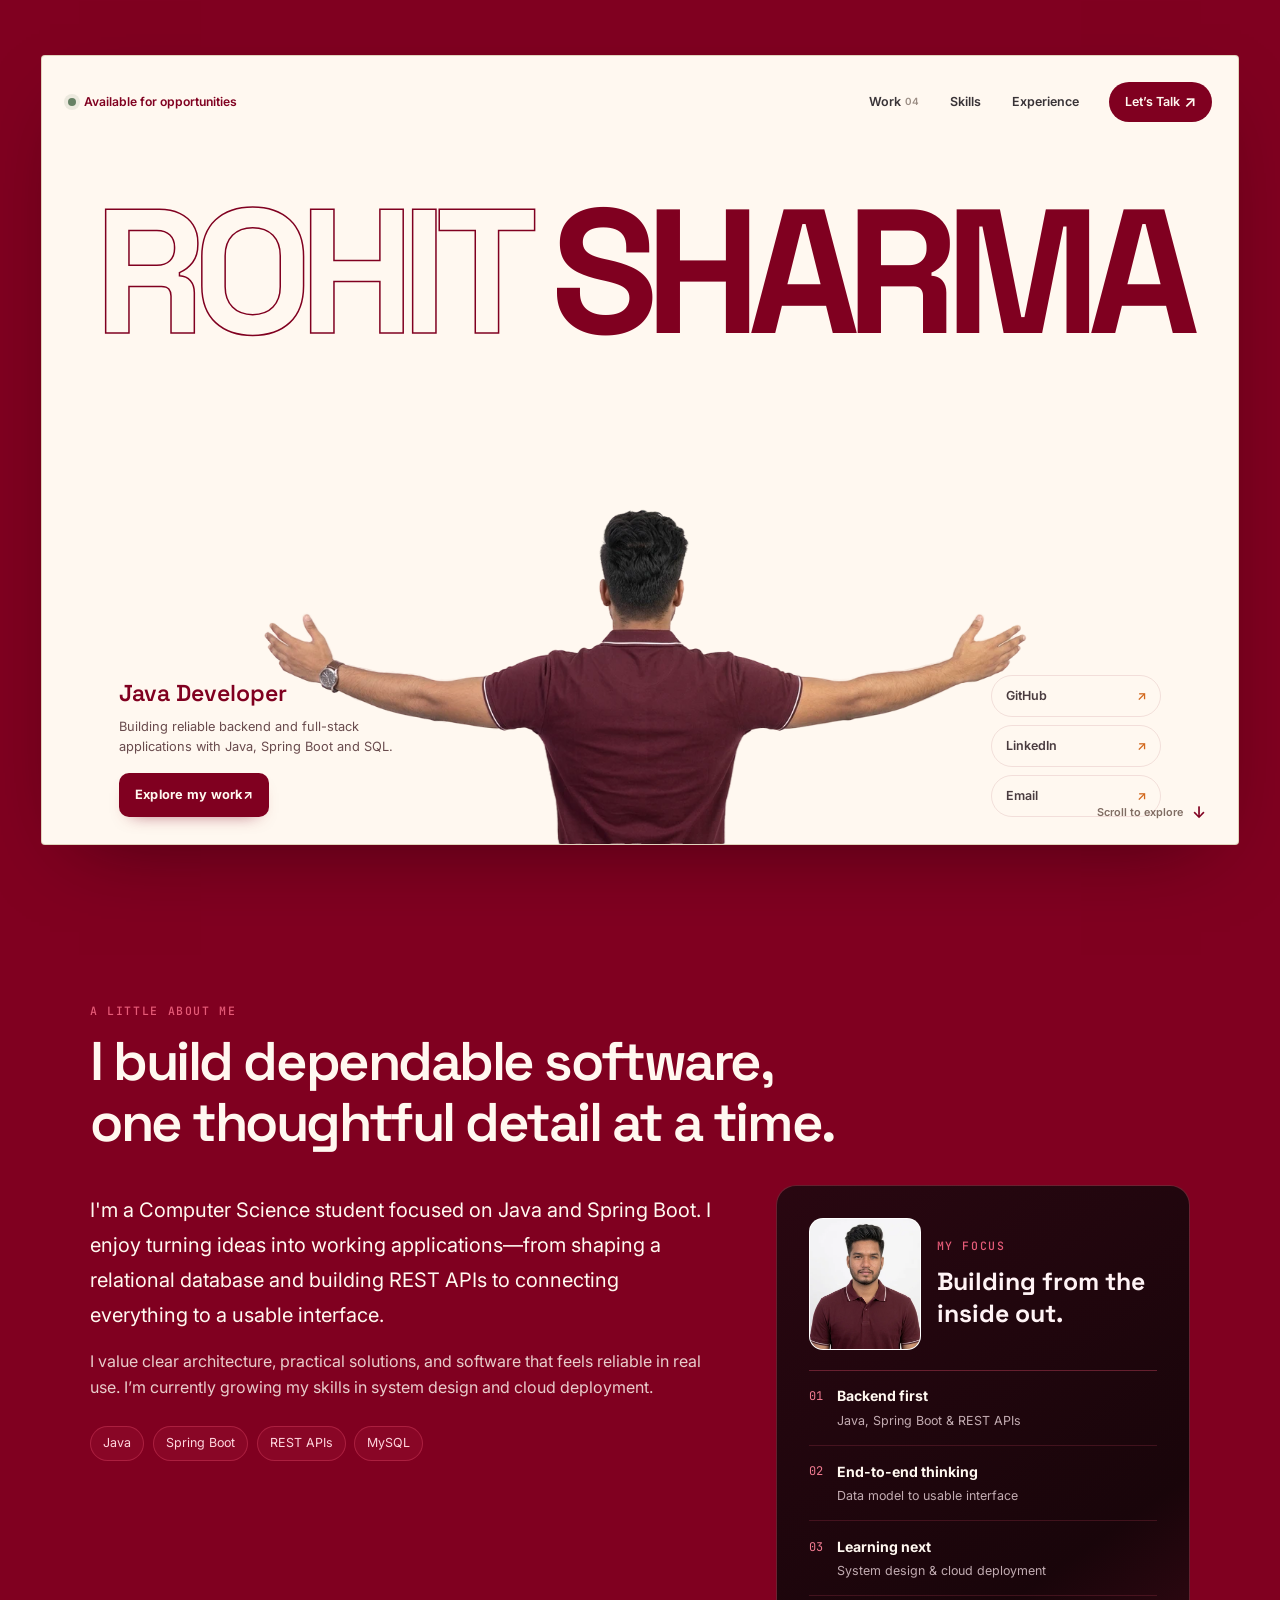
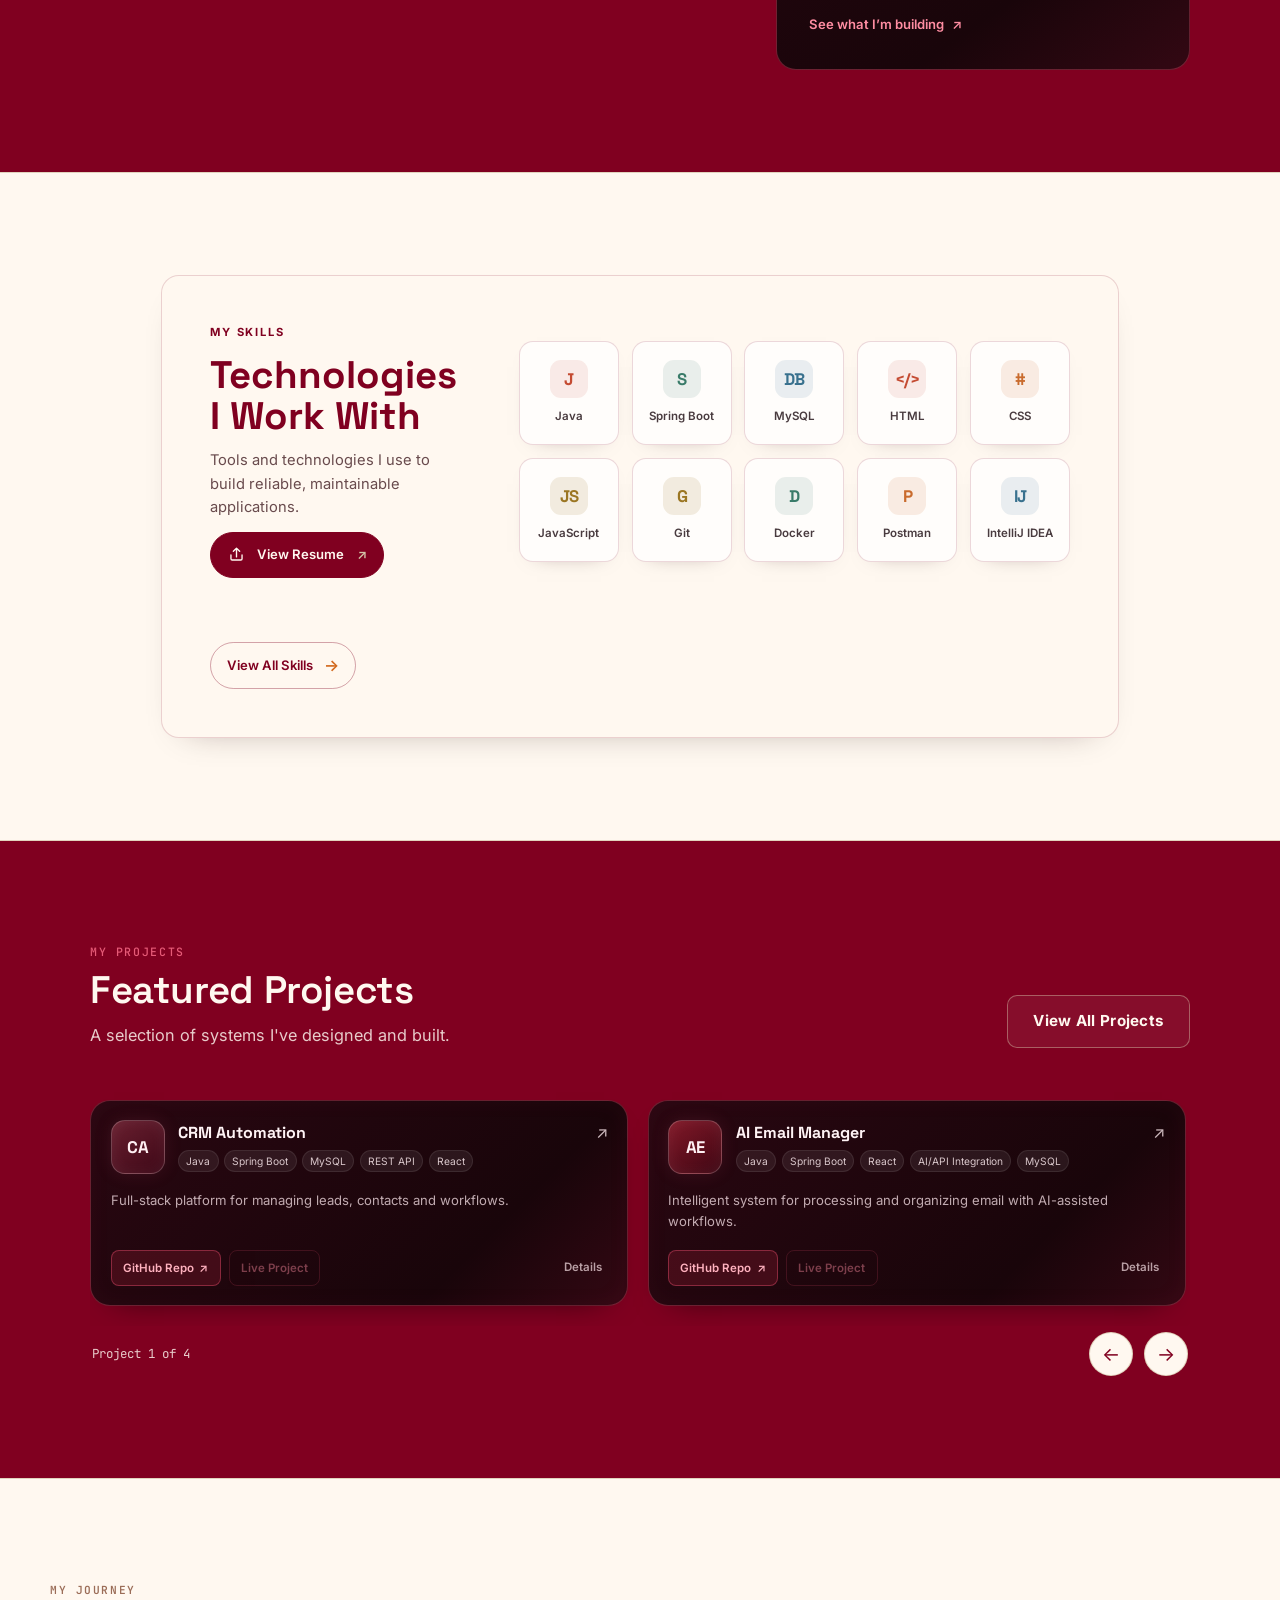
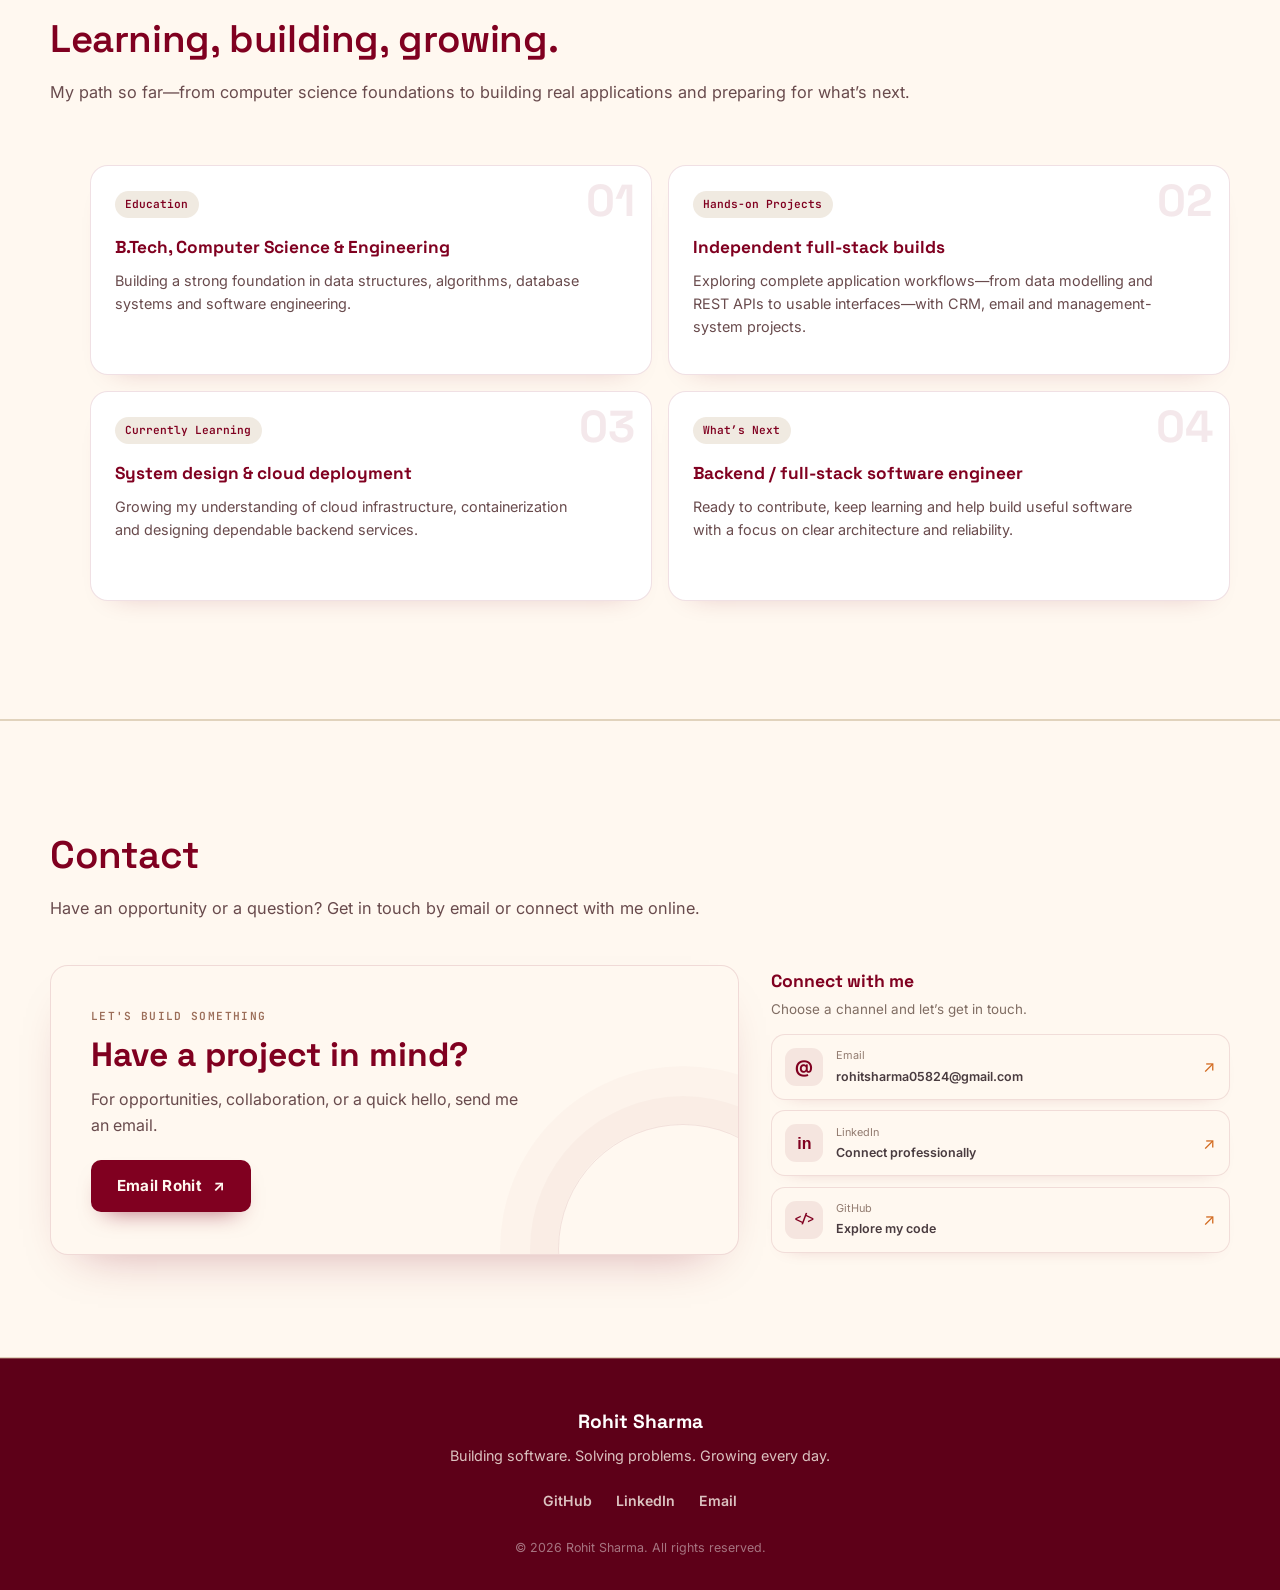
<file: index.html>
<!DOCTYPE html>
<html lang="en">
<head>
<meta charset="UTF-8">
<meta name="viewport" content="width=device-width, initial-scale=1.0">
<title>Rohit Sharma | Software Engineer &amp; Java Developer</title>
<meta name="description" content="Portfolio of Rohit Sharma, a Software Engineer and Java Developer building scalable applications with Java, Spring Boot, SQL and modern web technologies.">
<meta property="og:title" content="Rohit Sharma | Software Engineer & Java Developer">
<meta property="og:description" content="Building scalable, reliable and user-focused software with Java, Spring Boot, SQL and modern web technologies.">
<meta property="og:type" content="website">
<meta property="og:url" content="https://rohit-sharma-portfolio21.netlify.app/">
<meta property="og:image" content="https://rohit-sharma-portfolio21.netlify.app/images/social-preview.png">
<meta property="og:image:width" content="1200">
<meta property="og:image:height" content="630">
<meta name="twitter:card" content="summary_large_image">
<meta name="twitter:image" content="https://rohit-sharma-portfolio21.netlify.app/images/social-preview.png">
<link rel="icon" href="images/favicon.svg" type="image/svg+xml">
<link rel="preconnect" href="https://fonts.googleapis.com">
<link rel="preconnect" href="https://fonts.gstatic.com" crossorigin>
<link href="https://fonts.googleapis.com/css2?family=Space+Grotesk:wght@500;600;700&family=Inter:wght@400;500;600&family=JetBrains+Mono:wght@400;500&display=swap" rel="stylesheet">
<link rel="stylesheet" href="style.css?v=tablet-hero-fix-1">
</head>
<body>

<div class="scroll-progress" id="scrollProgress"></div>

<main id="main-content">

  <!-- HERO -->
  <section class="hero" id="home">
    <div class="hero-shell">
      <header class="nav" id="nav">
        <nav class="nav-inner" aria-label="Primary">
          <a href="#home" class="availability"><span class="availability-dot"></span>Available for opportunities</a>
          <button class="nav-toggle" id="navToggle" aria-expanded="false" aria-controls="navMenu" aria-label="Open menu">
            <span></span><span></span><span></span>
          </button>
          <ul class="nav-menu" id="navMenu">
            <li><a href="#projects" class="nav-link" data-link>Work <small>04</small></a></li>
            <li><a href="#skills" class="nav-link" data-link>Skills</a></li>
            <li><a href="#experience" class="nav-link" data-link>Experience</a></li>
            <li><a href="#contact" class="nav-link nav-cta" data-link>Let’s Talk <span aria-hidden="true">↗</span></a></li>
          </ul>
        </nav>
      </header>
      <div class="hero-stage">
        <h1 class="hero-title"><span>ROHIT</span><strong>SHARMA</strong></h1>
        <div class="hero-portrait-wrap">
          <img src="images/rohit-sharma-cutout.webp" alt="Portrait of Rohit Sharma" class="hero-portrait" width="1122" height="528" fetchpriority="high" decoding="async">
        </div>
        <div class="hero-intro">
          <p class="hero-role">Java Developer</p>
          <p class="hero-desc">Building reliable backend and full-stack applications with Java, Spring Boot and SQL.</p>
          <a href="#projects" class="btn btn-primary" data-link>Explore my work <span aria-hidden="true">↗</span></a>
        </div>
        <div class="hero-links" aria-label="Social profiles">
          <a href="https://github.com/RScode-ai" target="_blank" rel="noopener noreferrer">GitHub <span aria-hidden="true">↗</span></a>
          <a href="https://www.linkedin.com/in/rohit-sharma-java" target="_blank" rel="noopener noreferrer">LinkedIn <span aria-hidden="true">↗</span></a>
          <a href="mailto:rohitsharma05824@gmail.com">Email <span aria-hidden="true">↗</span></a>
        </div>
      </div>
      <a href="#about" class="hero-scroll" data-link>Scroll to explore <span aria-hidden="true">↓</span></a>
    </div>
  </section>

  <!-- ABOUT -->
  <section class="section" id="about">
    <div class="section-head about-section-head">
      <p class="about-eyebrow">A LITTLE ABOUT ME</p>
      <h2 class="section-title">I build dependable software, one thoughtful detail at a time.</h2>
    </div>
    <div class="about-grid">
      <div class="about-text reveal">
        <p class="about-lead">I'm a Computer Science student focused on Java and Spring Boot. I enjoy turning ideas into working applications—from shaping a relational database and building REST APIs to connecting everything to a usable interface.</p>
        <p>I value clear architecture, practical solutions, and software that feels reliable in real use. I’m currently growing my skills in system design and cloud deployment.</p>
        <div class="about-chips" aria-label="Areas of focus">
          <span>Java</span><span>Spring Boot</span><span>REST APIs</span><span>MySQL</span>
        </div>
      </div>
      <aside class="about-card reveal" aria-label="My development focus">
        <div class="about-card-profile">
          <img class="about-portrait" src="images/R3.webp" alt="Front-facing portrait of Rohit Sharma" width="512" height="512" loading="lazy" decoding="async">
          <div>
            <p class="about-card-eyebrow">MY FOCUS</p>
            <h3>Building from the inside out.</h3>
          </div>
        </div>
        <ul class="about-focus-list">
          <li><span class="about-focus-number">01</span><span><strong>Backend first</strong><small>Java, Spring Boot &amp; REST APIs</small></span></li>
          <li><span class="about-focus-number">02</span><span><strong>End-to-end thinking</strong><small>Data model to usable interface</small></span></li>
          <li><span class="about-focus-number">03</span><span><strong>Learning next</strong><small>System design &amp; cloud deployment</small></span></li>
        </ul>
        <a class="about-project-link" href="#projects" data-link>See what I’m building <span aria-hidden="true">↗</span></a>
      </aside>
    </div>
  </section>

  <!-- SKILLS -->
  <section class="section section-alt" id="skills">
    <div class="skills-showcase">
      <div class="skills-intro reveal">
        <p class="skills-eyebrow">MY SKILLS</p>
        <h2>Technologies I Work With</h2>
        <p>Tools and technologies I use to build reliable, maintainable applications.</p>
        <a class="resume-button" href="assets/resume/Rohit_Sharma_Resume_3.pdf" target="_blank" rel="noopener noreferrer">
          <svg aria-hidden="true" viewBox="0 0 24 24" focusable="false">
            <path d="M5 12.5v5A1.5 1.5 0 0 0 6.5 19h11a1.5 1.5 0 0 0 1.5-1.5v-5M12 15V4m0 0L8 8m4-4 4 4"/>
          </svg>
          View Resume
          <span aria-hidden="true">↗</span>
        </a>
      </div>
      <details class="skills-details">
        <summary>View All Skills <span aria-hidden="true">→</span></summary>
        <div class="skills-full-grid">
          <div class="skill-card">
            <h3>Programming</h3>
            <ul class="skill-tags"><li>Java</li><li>Python</li><li>JavaScript</li><li>SQL</li></ul>
          </div>
          <div class="skill-card">
            <h3>Backend</h3>
            <ul class="skill-tags"><li>Spring Boot</li><li>Spring Core</li><li>REST APIs</li><li>JDBC</li><li>JPA</li><li>Hibernate</li></ul>
          </div>
          <div class="skill-card">
            <h3>Database</h3>
            <ul class="skill-tags"><li>MySQL</li><li>PostgreSQL</li><li>Database Design</li></ul>
          </div>
          <div class="skill-card">
            <h3>Frontend</h3>
            <ul class="skill-tags"><li>HTML</li><li>CSS</li><li>JavaScript</li></ul>
          </div>
          <div class="skill-card">
            <h3>Tools</h3>
            <ul class="skill-tags"><li>Git</li><li>GitHub</li><li>IntelliJ IDEA</li><li>Postman</li><li>Docker</li></ul>
          </div>
          <div class="skill-card">
            <h3>Engineering</h3>
            <ul class="skill-tags"><li>OOP</li><li>Data Structures &amp; Algorithms</li><li>API Development</li><li>System Design</li></ul>
          </div>
        </div>
      </details>
      <div class="skills-logo-grid" aria-label="Featured technologies">
        <div class="skill-logo-card"><span class="tech-mark mark-java" aria-hidden="true">J</span><span>Java</span></div>
        <div class="skill-logo-card"><span class="tech-mark mark-spring" aria-hidden="true">S</span><span>Spring Boot</span></div>
        <div class="skill-logo-card"><span class="tech-mark mark-mysql" aria-hidden="true">DB</span><span>MySQL</span></div>
        <div class="skill-logo-card"><span class="tech-mark mark-html" aria-hidden="true">&lt;/&gt;</span><span>HTML</span></div>
        <div class="skill-logo-card"><span class="tech-mark mark-css" aria-hidden="true">#</span><span>CSS</span></div>
        <div class="skill-logo-card"><span class="tech-mark mark-js" aria-hidden="true">JS</span><span>JavaScript</span></div>
        <div class="skill-logo-card"><span class="tech-mark mark-git" aria-hidden="true">G</span><span>Git</span></div>
        <div class="skill-logo-card"><span class="tech-mark mark-docker" aria-hidden="true">D</span><span>Docker</span></div>
        <div class="skill-logo-card"><span class="tech-mark mark-postman" aria-hidden="true">P</span><span>Postman</span></div>
        <div class="skill-logo-card"><span class="tech-mark mark-idea" aria-hidden="true">IJ</span><span>IntelliJ IDEA</span></div>
      </div>
    </div>
  </section>

  <!-- PROJECTS -->
  <section class="section projects-section" id="projects">
    <div class="section-head projects-head">
      <div>
        <p class="projects-eyebrow">MY PROJECTS</p>
        <h2 class="section-title">Featured Projects</h2>
        <p class="section-sub">A selection of systems I've designed and built.</p>
      </div>
      <button class="btn btn-ghost projects-toggle" id="projectsToggle" type="button" aria-expanded="false" aria-controls="projectsGrid">
        View All Projects
      </button>
    </div>
    <div class="projects-carousel" id="projectsCarousel" role="region" aria-label="Portfolio projects">
      <div class="projects-grid" id="projectsGrid"></div>
      <div class="carousel-controls">
        <span class="carousel-status" id="carouselStatus" aria-live="polite"></span>
        <div class="carousel-buttons">
          <button class="carousel-button" id="projectsPrev" type="button" aria-label="Previous projects">&larr;</button>
          <button class="carousel-button" id="projectsNext" type="button" aria-label="Next projects">&rarr;</button>
        </div>
      </div>
    </div>
  </section>

  <!-- EXPERIENCE / TIMELINE -->
  <section class="section section-alt" id="experience">
    <div class="section-head">
      <p class="experience-eyebrow">MY JOURNEY</p>
      <h2 class="section-title">Learning, building, growing.</h2>
      <p class="section-sub">My path so far—from computer science foundations to building real applications and preparing for what’s next.</p>
    </div>
    <ol class="timeline">
      <li class="timeline-item reveal">
        <span class="timeline-number">01</span>
        <span class="timeline-tag">Education</span>
        <h3>B.Tech, Computer Science &amp; Engineering</h3>
        <p>Building a strong foundation in data structures, algorithms, database systems and software engineering.</p>
      </li>
      <li class="timeline-item reveal">
        <span class="timeline-number">02</span>
        <span class="timeline-tag">Hands-on Projects</span>
        <h3>Independent full-stack builds</h3>
        <p>Exploring complete application workflows—from data modelling and REST APIs to usable interfaces—with CRM, email and management-system projects.</p>
      </li>
      <li class="timeline-item reveal">
        <span class="timeline-number">03</span>
        <span class="timeline-tag">Currently Learning</span>
        <h3>System design &amp; cloud deployment</h3>
        <p>Growing my understanding of cloud infrastructure, containerization and designing dependable backend services.</p>
      </li>
      <li class="timeline-item reveal">
        <span class="timeline-number">04</span>
        <span class="timeline-tag">What’s Next</span>
        <h3>Backend / full-stack software engineer</h3>
        <p>Ready to contribute, keep learning and help build useful software with a focus on clear architecture and reliability.</p>
      </li>
    </ol>
  </section>

  <!-- CONTACT -->
  <section class="section section-alt" id="contact">
    <div class="section-head">
      <h2 class="section-title">Contact</h2>
      <p class="section-sub">Have an opportunity or a question? Get in touch by email or connect with me online.</p>
    </div>
    <div class="contact-grid">
      <div class="contact-card">
        <span class="contact-eyebrow">LET'S BUILD SOMETHING</span>
        <h3>Have a project in mind?</h3>
        <p>For opportunities, collaboration, or a quick hello, send me an email.</p>
        <a class="btn btn-primary contact-email-cta" href="mailto:rohitsharma05824@gmail.com">
          Email Rohit <span aria-hidden="true">↗</span>
        </a>
      </div>
      <aside class="contact-info">
        <h3>Connect with me</h3>
        <p class="contact-info-copy">Choose a channel and let’s get in touch.</p>
        <div class="contact-links">
          <a class="contact-link" href="mailto:rohitsharma05824@gmail.com">
            <span class="contact-link-icon" aria-hidden="true">@</span>
            <span class="contact-link-label"><small>Email</small><strong>rohitsharma05824@gmail.com</strong></span>
            <span class="contact-link-arrow" aria-hidden="true">↗</span>
          </a>
          <a class="contact-link" href="https://www.linkedin.com/in/rohit-sharma-java" target="_blank" rel="noopener noreferrer">
            <span class="contact-link-icon contact-link-icon-in" aria-hidden="true">in</span>
            <span class="contact-link-label"><small>LinkedIn</small><strong>Connect professionally</strong></span>
            <span class="contact-link-arrow" aria-hidden="true">↗</span>
          </a>
          <a class="contact-link" href="https://github.com/RScode-ai" target="_blank" rel="noopener noreferrer">
            <span class="contact-link-icon contact-link-icon-gh" aria-hidden="true">&lt;/&gt;</span>
            <span class="contact-link-label"><small>GitHub</small><strong>Explore my code</strong></span>
            <span class="contact-link-arrow" aria-hidden="true">↗</span>
          </a>
        </div>
      </aside>
    </div>
  </section>

</main>

<footer class="footer">
  <div class="footer-inner">
    <p class="footer-name">Rohit Sharma</p>
    <p class="footer-tag">Building software. Solving problems. Growing every day.</p>
    <div class="footer-links">
      <a href="https://github.com/RScode-ai" target="_blank" rel="noopener noreferrer">GitHub</a>
      <a href="https://www.linkedin.com/in/rohit-sharma-java" target="_blank" rel="noopener noreferrer">LinkedIn</a>
      <a href="mailto:rohitsharma05824@gmail.com">Email</a>
    </div>
    <p class="footer-copy">&copy; 2026 Rohit Sharma. All rights reserved.</p>
  </div>
  <button class="back-to-top" id="backToTop" aria-label="Back to top">&uarr;</button>
</footer>

<!-- PROJECT DETAILS MODAL -->
<div class="modal" id="projectModal" role="dialog" aria-modal="true" aria-labelledby="modalTitle" hidden>
  <div class="modal-overlay" id="modalOverlay"></div>
  <div class="modal-panel">
    <button class="modal-close" id="modalClose" aria-label="Close project details">&times;</button>
    <div class="modal-body" id="modalBody"><!-- injected --></div>
  </div>
</div>

<script src="data.js"></script>
<script src="script.js"></script>
</body>
</html>
</file>
<file: style.css>
/* =========================================================
   DESIGN TOKENS
   ========================================================= */
:root {
  --bg: #800020;
  --bg-deep: #800020;
  --bg-soft: #FFF8F0;
  --bg-alt: #FFF8F0;
  --panel: #FFF8F0;
  --ink: #FFF8F0;
  --ink-soft: rgba(255, 248, 240, 0.82);
  --line: rgba(212, 196, 168, 0.45);
  --accent-1: #D4C4A8;
  --accent-2: #D2691E;
  --accent-tint: rgba(212, 196, 168, 0.22);
  --code-bg: #3f0011;
  --code-text: #FFF8F0;

  --font-display: "Space Grotesk", "Segoe UI", sans-serif;
  --font-body: "Inter", "Segoe UI", sans-serif;
  --font-mono: "JetBrains Mono", ui-monospace, monospace;

  --radius-s: 10px;
  --radius-m: 18px;
  --max-w: 1180px;
  --gutter: clamp(1.25rem, 4vw, 2.5rem);

  --dur-fast: 180ms;
  --dur-med: 360ms;
  --ease: cubic-bezier(.22, 1, .36, 1);
}

@media (prefers-reduced-motion: reduce) {
  *, *::before, *::after { animation-duration: 0.001ms !important; animation-iteration-count: 1 !important; transition-duration: 0.001ms !important; scroll-behavior: auto !important; }
}

/* =========================================================
   RESET
   ========================================================= */
*, *::before, *::after { box-sizing: border-box; }
[hidden] { display: none !important; }
html { scroll-behavior: smooth; scroll-padding-top: 84px; }
body {
  margin: 0;
  background: #800020;
  color: var(--ink);
  font-family: var(--font-body);
  font-size: 16px;
  line-height: 1.6;
  -webkit-font-smoothing: antialiased;
}
img { max-width: 100%; display: block; }
a { color: inherit; text-decoration: none; }
ul { margin: 0; padding: 0; list-style: none; }
h1, h2, h3 { font-family: var(--font-display); margin: 0; color: var(--ink); }
p { margin: 0; }
button { font: inherit; color: inherit; background: none; border: none; cursor: pointer; }
input, textarea { font: inherit; color: inherit; }

body.no-scroll { overflow: hidden; }

:focus-visible {
  outline: 2px solid var(--accent-2);
  outline-offset: 3px;
  border-radius: 8px;
}

::selection {
  background: rgba(210, 105, 30, 0.3);
  color: var(--ink);
}

.reveal {
  opacity: 0;
  transform: translateY(18px);
  transition: opacity 520ms var(--ease), transform 520ms var(--ease);
}
.reveal.is-visible {
  opacity: 1;
  transform: translateY(0);
}

.section {
  max-width: var(--max-w);
  margin: 0 auto;
  padding: clamp(4rem, 8vw, 6.5rem) var(--gutter);
}
.section-alt {
  --ink: #800020;
  --ink-soft: #694b4d;
  --line: rgba(128, 0, 32, 0.16);
  --accent-1: #800020;
  --accent-2: #D2691E;
  --accent-tint: rgba(212, 196, 168, 0.35);
  background: #FFF8F0;
  border-top: 1px solid rgba(212, 196, 168, 0.7);
  border-bottom: 1px solid rgba(212, 196, 168, 0.7);
  max-width: none;
}
.section-alt > * { max-width: var(--max-w); margin-left: auto; margin-right: auto; }
.section-alt { display: flex; flex-direction: column; align-items: center; padding-left: var(--gutter); padding-right: var(--gutter); }
.section-alt .section-head,
.section-alt .skills-grid,
.section-alt .timeline,
.section-alt .contact-grid { width: 100%; max-width: var(--max-w); }

.section-head { margin-bottom: 2.75rem; max-width: 640px; }
.section-title { font-size: clamp(1.8rem, 3.2vw, 2.4rem); font-weight: 600; letter-spacing: -0.01em; }
.section-sub { color: var(--ink-soft); margin-top: 0.6rem; font-size: 1.02rem; }
.projects-toggle { margin-top: 1.2rem; }

.btn {
  display: inline-flex;
  align-items: center;
  justify-content: center;
  padding: 0.85rem 1.6rem;
  border-radius: var(--radius-s);
  font-weight: 700;
  font-size: 0.95rem;
  letter-spacing: 0.02em;
  transition: transform var(--dur-fast) var(--ease), box-shadow var(--dur-fast) var(--ease), border-color var(--dur-fast) var(--ease), background var(--dur-fast) var(--ease);
}
.btn-primary {
  background: #D4C4A8;
  color: #800020;
  box-shadow: 0 12px 24px -16px rgba(212, 196, 168, 0.7);
}
.btn-primary:hover {
  background: #D2691E;
  color: #800020;
  transform: translateY(-3px) scale(1.01);
  box-shadow: 0 14px 28px -16px rgba(210, 105, 30, 0.65);
}
.btn-ghost {
  background: rgba(255,248,240,0.05);
  color: var(--ink);
  border: 1px solid var(--line);
}
.btn-ghost:hover {
  border-color: var(--accent-2);
  color: var(--ink);
  box-shadow: 0 10px 24px -18px rgba(210, 105, 30, 0.55);
}

.link-btn {
  display: inline-flex;
  align-items: center;
  gap: 0.4rem;
  font-weight: 600;
  font-size: 0.88rem;
  color: var(--accent-1);
  border-bottom: 1px solid transparent;
  transition: border-color var(--dur-fast) var(--ease);
}
.link-btn:hover { border-color: currentColor; }

/* =========================================================
   SCROLL PROGRESS
   ========================================================= */
.scroll-progress {
  position: fixed; top: 0; left: 0; height: 3px; width: 0%;
  background: #D4C4A8; z-index: 1000;
  transition: width 80ms linear;
}

/* =========================================================
   NAVIGATION
   ========================================================= */
.nav {
  position: absolute; top: 0; left: 0; right: 0; z-index: 900;
  padding: clamp(1rem, 2vw, 1.6rem);
}
.nav.is-scrolled {
  background: transparent;
}
.nav-inner {
  max-width: 1320px; margin: 0 auto;
  display: flex; align-items: center; justify-content: space-between;
  gap: 1.5rem;
}
.availability {
  display: inline-flex;
  align-items: center;
  gap: 0.55rem;
  color: #800020;
  font-size: 0.76rem;
  font-weight: 600;
  white-space: nowrap;
}
.availability-dot {
  width: 8px;
  height: 8px;
  border-radius: 50%;
  background: #668064;
  box-shadow: 0 0 0 4px rgba(102,128,100,0.12);
}
.nav-menu { display: flex; align-items: center; gap: clamp(1rem, 2.4vw, 2.3rem); }
.nav-link {
  display: inline-flex;
  align-items: center;
  gap: 0.25rem;
  min-height: 40px;
  color: #393337;
  font-size: 0.78rem;
  font-weight: 600;
  transition: color var(--dur-fast) var(--ease);
}
.nav-link small { color: #9b8d84; font-size: 0.62rem; }
.nav-link:hover, .nav-link.is-active { color: #800020; }
.nav-link.nav-cta {
  min-height: 40px;
  padding: 0 1rem;
  border-radius: 999px;
  background: #800020;
  color: #FFF8F0;
}
.nav-link.nav-cta:hover { background: #D2691E; color: #800020; }
.nav-link.nav-cta span { font-size: 1rem; }

.nav-toggle {
  display: none; flex-direction: column; gap: 5px; padding: 0.4rem;
  width: 44px; height: 44px; align-items: center; justify-content: center;
}
.nav-toggle span { width: 22px; height: 2px; background: #800020; transition: transform var(--dur-fast) var(--ease), opacity var(--dur-fast) var(--ease); }
.nav-toggle.is-open span:nth-child(1) { transform: translateY(7px) rotate(45deg); }
.nav-toggle.is-open span:nth-child(2) { opacity: 0; }
.nav-toggle.is-open span:nth-child(3) { transform: translateY(-7px) rotate(-45deg); }

/* =========================================================
   HERO
   ========================================================= */
.hero {
  min-height: 100svh;
  display: grid;
  place-items: center;
  padding: clamp(1rem, 3.2vw, 3rem);
  position: relative;
}
.hero-shell {
  width: min(100%, 1440px);
  min-height: min(790px, calc(100svh - 3rem));
  position: relative;
  overflow: hidden;
  background: #FFF8F0;
  border: 1px solid rgba(212,196,168,0.7);
  border-radius: 4px;
  color: #800020;
  box-shadow: 0 28px 80px -38px rgba(25,0,8,0.62);
}
.hero-stage {
  position: absolute;
  inset: clamp(6.8rem, 13vh, 9rem) clamp(1.5rem, 6vw, 5.5rem) 0;
  display: flex;
  align-items: center;
  justify-content: center;
}
.hero-title {
  position: absolute;
  top: 3%;
  left: 0;
  right: 0;
  z-index: 1;
  display: flex;
  justify-content: center;
  gap: clamp(0.5rem, 2vw, 1.6rem);
  white-space: nowrap;
  font-family: var(--font-display);
  font-size: clamp(4rem, 13.8vw, 12rem);
  font-weight: 700;
  letter-spacing: -0.075em;
  line-height: 0.9;
}
.hero-title span {
  color: transparent;
  -webkit-text-stroke: 1.5px #800020;
  text-stroke: 1.5px #800020;
  transform-origin: center;
  animation: nameEnter 800ms cubic-bezier(.16, 1, .3, 1) both;
}
.hero-title strong {
  color: #800020;
  font-weight: 700;
  transform-origin: center;
  animation: nameEnter 800ms cubic-bezier(.16, 1, .3, 1) 380ms both;
}
.hero-portrait-wrap {
  position: absolute;
  z-index: 2;
  bottom: 0;
  left: 50%;
  height: 100%;
  width: min(78%, 900px);
  transform: translateX(-50%);
  display: flex;
  justify-content: center;
  align-items: flex-end;
  animation: portraitEnter 850ms var(--ease) both;
}
.hero-portrait {
  width: 100%;
  height: 100%;
  object-fit: contain;
  object-position: center bottom;
  display: block;
}
.hero-intro {
  position: absolute;
  z-index: 3;
  left: 0;
  bottom: clamp(1.5rem, 3vh, 2.5rem);
  width: min(31%, 300px);
  color: #800020;
  animation: copyEnter 650ms var(--ease) 160ms both;
}
.hero-role {
  font-family: var(--font-display);
  font-size: clamp(1.1rem, 1.8vw, 1.5rem);
  font-weight: 600;
  line-height: 1.2;
}
.hero-desc {
  color: #694b4d;
  font-size: clamp(0.78rem, 1vw, 0.92rem);
  line-height: 1.55;
  margin-top: 0.6rem;
}
.hero-intro .btn {
  margin-top: 1rem;
  min-height: 44px;
  padding: 0.65rem 1rem;
  font-size: 0.8rem;
}
.hero-intro .btn-primary {
  background: #800020;
  color: #FFF8F0;
  box-shadow: 0 8px 18px -12px rgba(128,0,32,0.75);
}
.hero-intro .btn-primary:hover { background: #D2691E; color: #800020; }
.hero-links {
  position: absolute;
  right: 0;
  bottom: clamp(1.5rem, 3vh, 2.5rem);
  z-index: 3;
  display: flex;
  flex-direction: column;
  gap: 0.5rem;
  width: min(20%, 170px);
}
.hero-links a {
  min-height: 42px;
  display: flex;
  align-items: center;
  justify-content: space-between;
  padding: 0.55rem 0.85rem;
  border: 1px solid rgba(128,0,32,0.1);
  border-radius: 999px;
  color: #493b3f;
  font-size: 0.78rem;
  font-weight: 600;
  transition: background var(--dur-fast) var(--ease), color var(--dur-fast) var(--ease), border-color var(--dur-fast) var(--ease), transform var(--dur-fast) var(--ease);
}
.hero-links a:hover { background: #800020; color: #FFF8F0; border-color: #800020; transform: translateX(-3px); }
.hero-links a span { color: #D2691E; }
.hero-links a:hover span { color: #D4C4A8; }
.hero-scroll {
  position: absolute;
  right: clamp(1.5rem, 2.5vw, 2.5rem);
  bottom: 1.15rem;
  display: inline-flex;
  align-items: center;
  gap: 0.55rem;
  color: #806d63;
  font-size: 0.68rem;
  font-weight: 600;
}
.hero-scroll span { color: #800020; font-size: 1rem; }
@keyframes portraitEnter {
  from { opacity: 0; transform: translate(-50%, 22px); }
  to { opacity: 1; transform: translate(-50%, 0); }
}
@keyframes nameEnter {
  from { opacity: 0; transform: perspective(800px) translateZ(-520px) scale(0.58); filter: blur(10px); }
  to { opacity: 1; transform: perspective(800px) translateZ(0) scale(1); filter: blur(0); }
}
@keyframes copyEnter {
  from { opacity: 0; transform: translateY(12px); }
  to { opacity: 1; transform: translateY(0); }
}

/* =========================================================
   ABOUT
   ========================================================= */
.about-section-head { max-width: 760px; margin-bottom: 2rem; }
.about-eyebrow,
.about-card-eyebrow {
  color: #e65b78;
  font-family: var(--font-mono);
  font-size: 0.72rem;
  font-weight: 500;
  letter-spacing: 0.14em;
  margin-bottom: 0.65rem;
}
.about-section-head .section-title { font-size: clamp(2rem, 4.3vw, 3.4rem); line-height: 1.12; letter-spacing: -0.045em; }
.about-grid { display: grid; grid-template-columns: 1.2fr 0.8fr; gap: clamp(2rem, 5vw, 4rem); align-items: stretch; }
.about-text { padding: 0.5rem 0; }
.about-text p { color: var(--ink-soft); margin-bottom: 1rem; max-width: 62ch; }
.about-text .about-lead { color: var(--ink); font-size: clamp(1.05rem, 1.7vw, 1.25rem); line-height: 1.75; }
.about-chips { display: flex; flex-wrap: wrap; gap: 0.55rem; margin-top: 1.6rem; }
.about-chips span { border: 1px solid rgba(235,80,112,0.34); background: rgba(235,80,112,0.08); color: #ffd6de; border-radius: 999px; padding: 0.4rem 0.75rem; font-size: 0.78rem; }

.about-card {
  --ink: #fff3f5;
  --ink-soft: rgba(255, 233, 238, 0.73);
  --line: rgba(235, 80, 112, 0.35);
  background: linear-gradient(145deg, #290711 0%, #19050a 75%, #330813 100%);
  border: 1px solid var(--line);
  border-radius: 20px;
  padding: clamp(1.4rem, 3vw, 2rem);
  transition: transform var(--dur-fast) var(--ease), border-color var(--dur-fast) var(--ease), box-shadow var(--dur-fast) var(--ease);
}
.about-card:hover,
.about-card:focus-within { transform: translateY(-6px) scale(1.015); border-color: rgba(235,80,112,0.72); box-shadow: 0 22px 36px -22px rgba(0,0,0,0.72), 0 0 24px rgba(235,80,112,0.13); }
.about-card-profile { display: flex; align-items: center; gap: 1rem; }
.about-portrait {
  flex: 0 0 112px;
  width: 112px;
  height: 132px;
  object-fit: cover;
  object-position: center 28%;
  border: 1px solid rgba(255,255,255,0.2);
  border-radius: 14px;
  background: #fff;
}
.about-card h3 { font-size: clamp(1.2rem, 2vw, 1.55rem); line-height: 1.3; }
.about-focus-list { margin-top: 1.25rem; border-top: 1px solid var(--line); }
.about-focus-list li { display: flex; align-items: flex-start; gap: 0.9rem; padding: 0.9rem 0; border-bottom: 1px solid rgba(235,80,112,0.18); }
.about-focus-number { color: #f17b91; font-family: var(--font-mono); font-size: 0.75rem; padding-top: 0.12rem; }
.about-focus-list li > span:last-child { display: grid; gap: 0.18rem; }
.about-focus-list strong { font-size: 0.88rem; }
.about-focus-list small { color: var(--ink-soft); font-size: 0.78rem; }
.about-project-link { display: inline-flex; gap: 0.5rem; margin-top: 1.1rem; color: #ff8da2; font-size: 0.82rem; font-weight: 600; }
.about-project-link:hover { color: #fff0f3; }

@media (max-width: 480px) {
  .about-card-profile { align-items: flex-start; }
  .about-portrait { flex-basis: 92px; width: 92px; height: 112px; }
}

/* =========================================================
   SKILLS
   ========================================================= */
.skills-grid { display: grid; grid-template-columns: repeat(3, 1fr); gap: 1.2rem; }
.skill-card {
  --ink: #24141a;
  --ink-soft: #6b5c62;
  --accent-1: #800020;
  --accent-2: #D2691E;
  --line: rgba(128, 0, 32, 0.15);
  --accent-tint: rgba(212, 196, 168, 0.35);
  background: #FFF8F0;
  border: 1px solid var(--line);
  border-radius: var(--radius-m);
  padding: 1.6rem;
  transition: transform var(--dur-fast) var(--ease), border-color var(--dur-fast) var(--ease), box-shadow var(--dur-fast) var(--ease);
  box-shadow: 0 12px 26px -22px rgba(32,0,10,0.42);
}
.skill-card:hover {
  transform: translateY(-6px) scale(1.02);
  border-color: rgba(210, 105, 30, 0.72);
  box-shadow: 0 20px 32px -20px rgba(32,0,10,0.5);
}
.skill-card h3 { font-size: 1.02rem; margin-bottom: 0.9rem; }
.skill-tags { display: flex; flex-wrap: wrap; gap: 0.5rem; }
.skill-tags li {
  font-size: 0.82rem; padding: 0.35rem 0.7rem; border-radius: 999px;
  background: var(--accent-tint); color: var(--accent-1); font-weight: 600;
  border: 1px solid rgba(128, 0, 32, 0.14);
}
.skills-showcase {
  display: grid;
  grid-template-columns: minmax(220px, 0.8fr) minmax(0, 1.8fr);
  grid-template-areas:
    "intro logos"
    "details details";
  align-items: center;
  gap: clamp(2rem, 5vw, 4rem);
  padding: clamp(1.5rem, 4vw, 3rem);
  border: 1px solid rgba(128, 0, 32, 0.16);
  border-radius: var(--radius-m);
  background: #FFF8F0;
  box-shadow: 0 14px 34px -26px rgba(32,0,10,0.42);
}
.skills-intro { grid-area: intro; min-width: 0; }
.skills-logo-grid { grid-area: logos; min-width: 0; }
.skills-eyebrow { color: #800020; font-size: 0.7rem; font-weight: 700; letter-spacing: 0.16em; }
.skills-intro h2 { max-width: 12ch; margin-top: 0.7rem; font-family: var(--font-display); font-size: clamp(1.8rem, 3vw, 2.6rem); line-height: 1.08; }
.skills-intro > p:not(.skills-eyebrow) { max-width: 34ch; margin-top: 0.8rem; color: var(--ink-soft); font-size: 0.92rem; }
.skills-details { grid-area: details; min-width: 0; margin-top: 0; }
.skills-details summary {
  display: inline-flex;
  align-items: center;
  justify-content: center;
  gap: 0.7rem;
  min-height: 44px;
  padding: 0.6rem 1rem;
  border: 1px solid rgba(128, 0, 32, 0.35);
  border-radius: 999px;
  color: #800020;
  font-size: 0.82rem;
  font-weight: 600;
  cursor: pointer;
  list-style: none;
  transition: color var(--dur-fast) var(--ease), background var(--dur-fast) var(--ease), border-color var(--dur-fast) var(--ease);
}
.skills-details summary::-webkit-details-marker { display: none; }
.skills-details summary:hover { color: #FFF8F0; background: #800020; border-color: #800020; }
.skills-details summary span { color: #D2691E; font-size: 1rem; transition: transform var(--dur-fast) var(--ease); }
.skills-details[open] summary span { transform: rotate(90deg); }
.resume-button {
  display: inline-flex;
  align-items: center;
  gap: 0.65rem;
  min-height: 46px;
  margin-top: 0.75rem;
  padding: 0.6rem 1rem;
  border: 1px solid #800020;
  border-radius: 999px;
  background: #800020;
  color: #FFF8F0;
  font-size: 0.82rem;
  font-weight: 600;
  transition: transform var(--dur-fast) var(--ease), background var(--dur-fast) var(--ease), border-color var(--dur-fast) var(--ease), box-shadow var(--dur-fast) var(--ease);
}
.resume-button:hover {
  transform: translateY(-2px);
  border-color: #D2691E;
  background: #D2691E;
  color: #800020;
  box-shadow: 0 10px 20px -14px rgba(128,0,32,0.65);
}
.resume-button svg { width: 19px; height: 19px; fill: none; stroke: currentColor; stroke-linecap: round; stroke-linejoin: round; stroke-width: 1.7; }
.resume-button > span { margin-left: 0.2rem; color: #D4C4A8; }
.resume-button:hover > span { color: #800020; }
.skills-full-grid { display: grid; grid-template-columns: repeat(3, minmax(0, 1fr)); gap: 0.75rem; width: 100%; margin-top: 1rem; }
.skills-full-grid .skill-card { padding: 1rem; }
.skills-full-grid .skill-card h3 { font-size: 0.9rem; }
.skills-full-grid .skill-tags { gap: 0.35rem; }
.skills-full-grid .skill-tags li { font-size: 0.72rem; padding: 0.28rem 0.55rem; }
.skills-logo-grid { display: grid; grid-template-columns: repeat(5, minmax(0, 1fr)); gap: 0.8rem; }
.skill-logo-card {
  min-width: 0;
  min-height: 104px;
  display: flex;
  flex-direction: column;
  align-items: center;
  justify-content: center;
  gap: 0.55rem;
  padding: 0.7rem 0.4rem;
  border: 1px solid rgba(128, 0, 32, 0.15);
  border-radius: 14px;
  background: #fffdfb;
  color: #493b3f;
  font-size: 0.72rem;
  font-weight: 600;
  text-align: center;
  box-shadow: 0 8px 20px -18px rgba(32,0,10,0.5);
  transition: transform var(--dur-fast) var(--ease), border-color var(--dur-fast) var(--ease), box-shadow var(--dur-fast) var(--ease);
}
.skill-logo-card:hover { transform: translateY(-3px); border-color: rgba(210, 105, 30, 0.65); box-shadow: 0 12px 22px -18px rgba(32,0,10,0.55); }
.tech-mark {
  width: 38px;
  height: 38px;
  display: grid;
  place-items: center;
  border-radius: 11px;
  background: rgba(128, 0, 32, 0.09);
  color: #800020;
  font-family: var(--font-display);
  font-size: 1.05rem;
  font-weight: 700;
  letter-spacing: -0.06em;
}
.mark-java, .mark-html { color: #c44b32; background: rgba(196, 75, 50, 0.1); }
.mark-spring, .mark-docker { color: #397b69; background: rgba(57, 123, 105, 0.11); }
.mark-mysql, .mark-idea { color: #39718e; background: rgba(57, 113, 142, 0.11); }
.mark-css, .mark-postman { color: #c96b2d; background: rgba(201, 107, 45, 0.12); }
.mark-js, .mark-git { color: #9b7623; background: rgba(155, 118, 35, 0.13); }

/* =========================================================
   PROJECTS
   ========================================================= */
.projects-head {
  display: flex;
  align-items: flex-end;
  justify-content: space-between;
  gap: 1.5rem;
  max-width: none;
}
.projects-head > div { min-width: 0; }
.projects-eyebrow {
  color: #e65b78;
  font-family: var(--font-mono);
  font-size: 0.72rem;
  font-weight: 500;
  letter-spacing: 0.14em;
  margin-bottom: 0.35rem;
}
.projects-head .section-title { line-height: 1.15; }
.projects-head .section-sub { margin-top: 0.65rem; }
.projects-head .projects-toggle { flex: 0 0 auto; margin-top: 0; }
.projects-carousel { width: 100%; }
.projects-grid {
  display: grid;
  grid-auto-flow: column;
  grid-auto-columns: calc((100% - 1.25rem) / 2);
  gap: 1.25rem;
  overflow-x: auto;
  overflow-y: hidden;
  padding: 0.5rem 0.15rem 1.25rem;
  scroll-snap-type: x mandatory;
  scrollbar-width: none;
  overscroll-behavior-x: contain;
}
.projects-grid::-webkit-scrollbar { display: none; }
.projects-grid.is-expanded {
  grid-auto-flow: row;
  grid-auto-columns: auto;
  grid-template-columns: repeat(2, minmax(0, 1fr));
  overflow: visible;
  scroll-snap-type: none;
}
.project-card {
  --ink: #fff3f5;
  --ink-soft: rgba(255, 233, 238, 0.73);
  --line: rgba(235, 80, 112, 0.35);
  background: linear-gradient(135deg, #290711 0%, #19050a 72%, #330813 100%);
  border: 1px solid var(--line);
  border-radius: 20px;
  overflow: hidden;
  display: flex;
  flex-direction: column;
  min-width: 0;
  scroll-snap-align: start;
  box-shadow: 0 14px 32px -24px rgba(0,0,0,0.8), inset 0 0 24px rgba(235,80,112,0.045);
  transition: transform var(--dur-fast) var(--ease), box-shadow var(--dur-fast) var(--ease), border-color var(--dur-fast) var(--ease);
}
.project-card:hover,
.project-card:focus-within {
  transform: translateY(-6px) scale(1.015);
  border-color: rgba(235, 80, 112, 0.75);
  box-shadow: 0 24px 44px -20px rgba(0,0,0,0.88), 0 0 26px rgba(235,80,112,0.15);
}
.project-card-body { padding: 1.2rem; display: flex; flex-direction: column; gap: 1rem; flex: 1; }
.project-card-heading { display: flex; align-items: center; gap: 0.85rem; min-width: 0; }
.project-card-icon {
  flex: 0 0 54px;
  width: 54px;
  height: 54px;
  display: grid;
  place-items: center;
  border: 1px solid rgba(255,255,255,0.22);
  border-radius: 14px;
  background: linear-gradient(145deg, rgba(227,77,105,0.35), rgba(103,11,36,0.38));
  color: #fff0f3;
  font-family: var(--font-display);
  font-size: 1.05rem;
  font-weight: 700;
  letter-spacing: -0.04em;
  box-shadow: inset 0 0 16px rgba(255,255,255,0.06), 0 0 18px rgba(227,77,105,0.13);
}
.project-card:nth-child(3n + 2) .project-card-icon {
  background: linear-gradient(145deg, rgba(218,42,63,0.5), rgba(95,7,25,0.45));
}
.project-card:nth-child(3n) .project-card-icon {
  background: linear-gradient(145deg, rgba(64,114,183,0.5), rgba(17,42,83,0.55));
}
.project-card-title { min-width: 0; flex: 1; }
.project-card-title h3 { font-size: 1rem; line-height: 1.3; }
.project-card-arrow { align-self: flex-start; color: rgba(255,236,240,0.78); font-size: 1rem; }
.project-tech { display: flex; flex-wrap: wrap; gap: 0.35rem; margin-top: 0.45rem; }
.project-tech li {
  font-size: 0.64rem;
  line-height: 1.3;
  padding: 0.2rem 0.45rem;
  border-radius: 999px;
  background: rgba(255,255,255,0.07);
  color: rgba(255,238,242,0.82);
  border: 1px solid rgba(255,255,255,0.08);
}
.project-card-body .project-card-description { color: var(--ink-soft); font-size: 0.82rem; line-height: 1.55; }
.project-actions { display: flex; align-items: center; flex-wrap: wrap; gap: 0.5rem; margin-top: auto; padding-top: 0.2rem; }
.project-action {
  display: inline-flex;
  align-items: center;
  justify-content: center;
  gap: 0.35rem;
  min-height: 36px;
  padding: 0.45rem 0.7rem;
  border: 1px solid rgba(235,80,112,0.42);
  border-radius: 8px;
  color: #ff8da2;
  font-size: 0.72rem;
  font-weight: 600;
  transition: background var(--dur-fast) var(--ease), border-color var(--dur-fast) var(--ease), color var(--dur-fast) var(--ease);
}
a.project-action:hover { background: rgba(235,80,112,0.14); border-color: #f16a83; color: #fff0f3; }
.project-action-primary { background: rgba(193,37,67,0.22); color: #ffb2bf; }
.project-action.is-unavailable { opacity: 0.42; cursor: not-allowed; }
.link-btn-detail { border-bottom: 1px solid transparent; color: rgba(255,233,238,0.68); font-size: 0.72rem; margin-left: auto; }
.link-btn-detail:hover { color: #fff0f3; }
.carousel-controls { display: flex; align-items: center; justify-content: space-between; gap: 1rem; padding: 0.35rem 0.15rem 0; }
.carousel-status { color: var(--ink-soft); font-family: var(--font-mono); font-size: 0.78rem; }
.carousel-buttons { display: flex; gap: 0.65rem; }
.projects-carousel.is-expanded .carousel-buttons { display: none; }
.carousel-button {
  display: inline-flex;
  align-items: center;
  justify-content: center;
  width: 44px;
  height: 44px;
  border: 1px solid rgba(212,196,168,0.7);
  border-radius: 50%;
  background: #FFF8F0;
  color: #800020;
  font-size: 1.2rem;
  transition: background var(--dur-fast) var(--ease), color var(--dur-fast) var(--ease), border-color var(--dur-fast) var(--ease), transform var(--dur-fast) var(--ease);
}
.carousel-button:hover:not(:disabled) { background: #D2691E; border-color: #D2691E; color: #800020; transform: translateY(-2px); }
.carousel-button:disabled { cursor: not-allowed; opacity: 0.42; }

/* =========================================================
   TIMELINE
   ========================================================= */
.experience-eyebrow {
  margin-bottom: 0.5rem;
  color: #9b6d58;
  font-family: var(--font-mono);
  font-size: 0.7rem;
  font-weight: 600;
  letter-spacing: 0.14em;
}
.timeline {
  display: grid;
  grid-template-columns: repeat(2, minmax(0, 1fr));
  gap: 1rem;
}
.timeline-item {
  --ink: #24141a;
  --ink-soft: #6b5c62;
  position: relative;
  min-height: 210px;
  padding: 1.5rem;
  overflow: hidden;
  border: 1px solid rgba(128,0,32,0.12);
  border-radius: var(--radius-m);
  background: #fff;
  box-shadow: 0 14px 28px -24px rgba(128,0,32,0.32);
  transition: transform var(--dur-fast) var(--ease), box-shadow var(--dur-fast) var(--ease), border-color var(--dur-fast) var(--ease);
}
.timeline-item:hover {
  transform: translateY(-6px) scale(1.015);
  border-color: rgba(210,105,30,0.55);
  box-shadow: 0 24px 40px -22px rgba(128,0,32,0.42);
}
.timeline-number {
  position: absolute;
  top: 0.85rem;
  right: 1rem;
  color: rgba(128,0,32,0.09);
  font-family: var(--font-display);
  font-size: 2.8rem;
  font-weight: 700;
  line-height: 1;
}
.timeline-tag {
  position: relative;
  display: inline-flex;
  padding: 0.28rem 0.65rem;
  border-radius: 999px;
  background: rgba(212,196,168,0.35);
  color: #800020;
  font-family: var(--font-mono);
  font-size: 0.7rem;
  font-weight: 600;
}
.timeline-item h3 { position: relative; margin-top: 1rem; color: #800020; font-size: 1.08rem; }
.timeline-item p { position: relative; margin-top: 0.45rem; color: #694b4d; font-size: 0.9rem; max-width: 52ch; }

/* =========================================================
   CONTACT
   ========================================================= */
.contact-grid { display: grid; grid-template-columns: 1.2fr 0.8fr; gap: 2rem; }
.contact-card {
  position: relative;
  isolation: isolate;
  overflow: hidden;
  min-height: 290px;
  display: flex;
  flex-direction: column;
  align-items: flex-start;
  justify-content: center;
  padding: clamp(1.5rem, 4vw, 2.5rem);
  border: 1px solid rgba(128, 0, 32, 0.12);
  border-radius: var(--radius-m);
  background: #FFF8F0;
  color: #800020;
  box-shadow: 0 22px 50px -30px rgba(128,0,32,0.4);
  transition: transform var(--dur-med) var(--ease), box-shadow var(--dur-med) var(--ease);
}
.contact-card::before {
  content: "";
  position: absolute;
  z-index: -1;
  width: 250px;
  height: 250px;
  right: -70px;
  bottom: -120px;
  border: 1px solid rgba(128,0,32,0.1);
  border-radius: 50%;
  box-shadow: 0 0 0 28px rgba(128,0,32,0.025), 0 0 0 58px rgba(128,0,32,0.02);
}
.contact-card:hover,
.contact-card:focus-within { transform: translateY(-6px) scale(1.015); box-shadow: 0 32px 64px -28px rgba(128,0,32,0.5); }
.contact-eyebrow {
  color: #9b6d58;
  font-family: var(--font-mono);
  font-size: 0.7rem;
  font-weight: 600;
  letter-spacing: 0.12em;
}
.contact-card h3 {
  margin-top: 0.65rem;
  color: #800020;
  font-size: clamp(1.55rem, 3vw, 2.1rem);
  line-height: 1.15;
}
.contact-card p { color: #694b4d; max-width: 44ch; margin: 0.8rem 0 1.35rem; }
.contact-email-cta {
  min-height: 48px;
  gap: 0.7rem;
  background: #800020;
  color: #FFF8F0;
  box-shadow: 0 12px 24px -14px rgba(128,0,32,0.66);
}
.contact-email-cta:hover { background: #D2691E; color: #800020; }
.contact-info {
  align-self: center;
  width: 100%;
}
.contact-info h3 { color: #800020; font-size: 1.1rem; margin-bottom: 0.25rem; }
.contact-info-copy { color: #806d63; font-size: 0.84rem; margin-bottom: 0.85rem; }
.contact-links { display: flex; flex-direction: column; gap: 0.65rem; }
.contact-link {
  min-height: 66px;
  display: flex;
  align-items: center;
  gap: 0.8rem;
  padding: 0.7rem 0.85rem;
  border: 1px solid rgba(128,0,32,0.11);
  border-radius: 14px;
  background: rgba(255,248,240,0.72);
  color: #493b3f;
  box-shadow: 0 8px 20px -18px rgba(128,0,32,0.42);
  transition: transform var(--dur-fast) var(--ease), border-color var(--dur-fast) var(--ease), box-shadow var(--dur-fast) var(--ease), background var(--dur-fast) var(--ease);
}
.contact-link:hover {
  transform: translateX(3px);
  border-color: rgba(128,0,32,0.32);
  background: #FFF8F0;
  box-shadow: 0 14px 28px -18px rgba(128,0,32,0.36);
}
.contact-link-icon {
  width: 38px;
  height: 38px;
  flex: 0 0 38px;
  display: grid;
  place-items: center;
  border-radius: 11px;
  background: rgba(128,0,32,0.08);
  color: #800020;
  font-size: 1.1rem;
  font-weight: 700;
}
.contact-link-icon-in { font-family: Arial, sans-serif; font-size: 1rem; }
.contact-link-icon-gh { font-family: var(--font-mono); font-size: 0.76rem; }
.contact-link-label { min-width: 0; display: flex; flex-direction: column; gap: 0.12rem; }
.contact-link-label small { color: #927b70; font-size: 0.68rem; }
.contact-link-label strong {
  overflow: hidden;
  color: #493b3f;
  font-size: 0.78rem;
  font-weight: 600;
  text-overflow: ellipsis;
  white-space: nowrap;
}
.contact-link-arrow { margin-left: auto; color: #D2691E; font-size: 1rem; }

/* =========================================================
   FOOTER
   ========================================================= */
.footer { background: #5d0018; color: rgba(255,248,240,0.78); padding: 3rem var(--gutter) 2rem; position: relative; border-top: 1px solid rgba(212,196,168,0.35); }
.footer-inner { max-width: var(--max-w); margin: 0 auto; text-align: center; }
.footer-name { font-family: var(--font-display); font-size: 1.2rem; font-weight: 700; color: #fff; }
.footer-tag { margin-top: 0.4rem; font-size: 0.9rem; }
.footer-links { display: flex; justify-content: center; gap: 1.5rem; margin-top: 1.4rem; }
.footer-links a { font-size: 0.88rem; font-weight: 600; }
.footer-links a:hover { color: var(--accent-2); }
.footer-copy { margin-top: 1.6rem; font-size: 0.78rem; color: rgba(255,255,255,0.45); }

.back-to-top {
  position: fixed; right: 1.4rem; bottom: 1.4rem; width: 46px; height: 46px; border-radius: 50%;
  background: #D4C4A8; color: #800020; font-size: 1.15rem;
  display: flex; align-items: center; justify-content: center;
  opacity: 0; visibility: hidden; transform: translateY(8px);
  transition: opacity var(--dur-fast) var(--ease), transform var(--dur-fast) var(--ease), visibility var(--dur-fast);
  box-shadow: 0 18px 26px -18px rgba(210,105,30,0.75);
}
.back-to-top.is-visible { opacity: 1; visibility: visible; transform: translateY(0); }

/* =========================================================
   MODALS & TOAST
   ========================================================= */
.modal { position: fixed; inset: 0; z-index: 1100; display: flex; align-items: center; justify-content: center; padding: 1.5rem; }
.modal-overlay { position: absolute; inset: 0; background: rgba(18, 8, 13, 0.78); backdrop-filter: blur(3px); opacity: 0; transition: opacity var(--dur-med) var(--ease); }
.modal.is-open .modal-overlay { opacity: 1; }
.modal-panel {
  --ink: #24141a;
  --ink-soft: #6b5c62;
  --accent-1: #800020;
  --accent-2: #D2691E;
  --accent-tint: rgba(212,196,168,0.35);
  --line: rgba(128, 0, 32, 0.15);
  position: relative; background: #FFF8F0; border: 1px solid rgba(212,196,168,0.9); border-radius: var(--radius-m);
  max-width: 640px; width: 100%; max-height: 84vh; overflow-y: auto; padding: 2.2rem;
  opacity: 0; transform: translateY(16px) scale(0.98);
  transition: opacity var(--dur-med) var(--ease), transform var(--dur-med) var(--ease);
  box-shadow: 0 24px 42px -28px rgba(32,0,10,0.55);
}
.modal.is-open .modal-panel { opacity: 1; transform: translateY(0) scale(1); }
.modal-close { position: absolute; top: 1rem; right: 1.2rem; font-size: 1.6rem; line-height: 1; color: var(--ink-soft); }
.modal-close:hover { color: var(--ink); }
.modal-tagline { color: var(--ink-soft); margin-top: 0.4rem; }
.modal-tech { display: flex; flex-wrap: wrap; gap: 0.4rem; margin-top: 0.9rem; }
.modal-tech span { font-size: 0.76rem; padding: 0.28rem 0.6rem; border-radius: 6px; background: rgba(128,0,32,0.07); color: var(--accent-1); }
.case-study { margin-top: 1.6rem; display: flex; flex-direction: column; gap: 1.1rem; }
.case-study dt { font-family: var(--font-mono); font-size: 0.78rem; color: var(--accent-2); }
.case-study dd { margin: 0.3rem 0 0; color: var(--ink-soft); }
.case-study dd ul { padding-left: 1.1rem; list-style: disc; }

/* =========================================================
   RESPONSIVE
   ========================================================= */
@media (max-width: 1024px) {
  .hero-shell { min-height: min(740px, calc(100svh - 2rem)); }
  .hero-title { font-size: clamp(4rem, 13vw, 9rem); }
  .hero-portrait-wrap { width: min(86%, 760px); }
  .about-grid { grid-template-columns: 1fr; }
  .about-card { max-width: 420px; }
  .skills-grid { grid-template-columns: repeat(2, 1fr); }
  .contact-grid { grid-template-columns: 1fr 1fr; gap: 1.5rem; }
}

@media (min-width: 769px) and (max-width: 1100px) {
  .hero-shell {
    display: flex;
    flex-direction: column;
    min-height: calc(100svh - 2rem);
  }
  .hero-stage {
    position: relative;
    inset: auto;
    flex: 1;
    display: flex;
    flex-direction: column;
    align-items: stretch;
    justify-content: flex-start;
    padding: 7rem 2rem 0;
  }
  .hero-title {
    position: relative;
    inset: auto;
    justify-content: center;
    gap: 0.5rem;
    font-size: clamp(4rem, 9vw, 7rem);
  }
  .hero-portrait-wrap {
    position: relative;
    inset: auto;
    width: 100%;
    height: clamp(250px, 38svh, 380px);
    margin: 0;
    transform: none;
    animation: mobilePortraitEnter 850ms var(--ease) both;
  }
  .hero-portrait { width: 100%; height: 100%; object-fit: contain; }
  .hero-intro {
    position: relative;
    inset: auto;
    width: min(100%, 560px);
    margin-top: 0.5rem;
  }
  .hero-links {
    position: relative;
    inset: auto;
    width: 100%;
    flex-direction: row;
    gap: 0.6rem;
    margin-top: 1rem;
  }
  .hero-links a { flex: 1; }
  .hero-scroll {
    position: relative;
    inset: auto;
    align-self: flex-end;
    margin: 0 1.5rem 1rem 0;
  }
}

@media (max-width: 768px) {
  .skills-showcase {
    grid-template-columns: minmax(0, 1fr);
    grid-template-areas: "intro" "logos" "details";
    gap: 1.5rem;
  }
  .skills-intro h2 { max-width: none; }
  .skills-intro > p:not(.skills-eyebrow) { max-width: 48ch; }
  .skills-full-grid { width: 100%; grid-template-columns: repeat(2, minmax(0, 1fr)); }
  .skills-logo-grid { grid-template-columns: repeat(5, minmax(0, 1fr)); gap: 0.55rem; }
  .skill-logo-card { min-height: 92px; font-size: 0.68rem; }
  .hero { min-height: auto; padding: 0.75rem; }
  .hero-shell { min-height: min(780px, calc(100svh - 1.5rem)); }
  .nav { padding: 0.85rem; }
  .nav-inner { justify-content: space-between; }
  .availability { max-width: calc(100% - 60px); overflow: hidden; text-overflow: ellipsis; font-size: 0.7rem; }
  .nav-toggle { display: flex; }
  .nav-menu {
    position: absolute; top: calc(100% + 0.5rem); left: 0.75rem; right: 0.75rem;
    width: auto; height: auto; max-height: calc(100svh - 6rem);
    overflow-y: auto; background: #FFF8F0; border: 1px solid rgba(128,0,32,0.16);
    border-radius: 14px; flex-direction: column; align-items: stretch;
    padding: 0.75rem 1rem; gap: 0.35rem;
    box-shadow: 0 18px 38px -24px rgba(32,0,10,0.45);
    transform: translateX(100%); transition: transform var(--dur-med) var(--ease);
  }
  .nav-menu.is-open { transform: translateX(0); }
  .nav-menu .nav-link { display: flex; justify-content: space-between; padding: 0.6rem 0.4rem; }
  .nav-menu .nav-link.nav-cta { justify-content: center; margin-top: 0.25rem; }
  .hero-stage {
    inset: 6rem 1.5rem 0;
    align-items: stretch;
  }
  .hero-title {
    top: 8%;
    gap: 0.5rem;
    font-size: clamp(3.7rem, 12.5vw, 7.6rem);
  }
  .hero-portrait-wrap { height: 88%; width: 105%; bottom: 0; }
  .hero-intro { bottom: 2.2rem; width: 48%; }
  .hero-links { bottom: 2.2rem; width: 38%; gap: 0.35rem; }
  .hero-links a { min-height: 40px; padding: 0.45rem 0.7rem; }
  .hero-scroll { right: 1rem; bottom: 0.5rem; }
  .about-facts { grid-template-columns: 1fr; }
  .skills-grid { grid-template-columns: 1fr; }
  .timeline { grid-template-columns: 1fr; }
  .projects-head { align-items: flex-start; }
  .projects-grid { grid-auto-columns: 100%; }
  .projects-grid.is-expanded { grid-template-columns: 1fr; }
  .contact-grid { grid-template-columns: 1fr; }
}

@media (max-width: 480px) {
  .skills-showcase { padding: 1.25rem; }
  .skills-logo-grid { grid-template-columns: repeat(2, minmax(0, 1fr)); }
  .skills-full-grid { grid-template-columns: 1fr; }
  .projects-head { flex-direction: column; gap: 1rem; }
  .projects-head .projects-toggle { align-self: flex-start; }
  .hero-shell { min-height: min(720px, calc(100svh - 1.5rem)); }
  .hero-stage { inset: 5.5rem 1rem 0; }
  .hero-title { top: 10%; font-size: clamp(3.05rem, 12vw, 4.2rem); letter-spacing: -0.08em; }
  .hero-portrait-wrap { height: 86%; width: 105%; bottom: 0; }
  .hero-intro { width: 54%; }
  .hero-role { font-size: 1rem; }
  .hero-desc { font-size: 0.72rem; line-height: 1.4; margin-top: 0.35rem; }
  .hero-intro .btn { margin-top: 0.6rem; font-size: 0.72rem; padding: 0.55rem 0.7rem; }
  .hero-links { width: 39%; gap: 0.25rem; }
  .hero-links a { min-height: 36px; padding: 0.35rem 0.55rem; font-size: 0.7rem; }
  .hero-scroll { font-size: 0.62rem; }
  .footer-links a { display: inline-flex; align-items: center; min-height: 44px; }
  .carousel-button { width: 48px; height: 48px; }
}

@media (max-width: 600px) {
  .hero-shell {
    display: flex;
    flex-direction: column;
    min-height: calc(100svh - 1.5rem);
  }
  .hero-stage {
    position: relative;
    inset: auto;
    flex: 1;
    display: flex;
    flex-direction: column;
    align-items: stretch;
    justify-content: flex-start;
    padding: 5rem 1.25rem 0;
  }
  .hero-title {
    position: relative;
    inset: auto;
    justify-content: center;
    gap: 0.3rem;
    font-size: clamp(2.1rem, 10vw, 3.4rem);
    letter-spacing: -0.08em;
  }
  .hero-portrait-wrap {
    position: relative;
    inset: auto;
    width: calc(100% + 2.5rem);
    height: auto;
    margin: 0 -1.25rem;
    transform: none;
    animation: mobilePortraitEnter 850ms var(--ease) both;
  }
  .hero-portrait {
    width: 100%;
    height: auto;
    max-height: 230px;
    object-fit: contain;
  }
  .hero-intro {
    position: relative;
    inset: auto;
    width: auto;
    margin-top: 0.25rem;
  }
  .hero-links {
    position: relative;
    inset: auto;
    width: 100%;
    flex-direction: row;
    gap: 0.45rem;
    margin-top: 1rem;
  }
  .hero-links a {
    flex: 1;
    min-width: 0;
    min-height: 40px;
    padding: 0.45rem 0.55rem;
    font-size: 0.7rem;
  }
  .hero-scroll {
    position: relative;
    inset: auto;
    align-self: flex-end;
    margin: 0 1rem 1rem 0;
  }
}

@keyframes mobilePortraitEnter {
  from { opacity: 0; transform: translateY(18px); }
  to { opacity: 1; transform: translateY(0); }
}

@media (prefers-reduced-motion: reduce) {
  .hero-portrait-wrap, .hero-intro { animation: none; }
  .hero-title span, .hero-title strong { animation: none; }
  .project-card, .skill-card, .about-card { transition-duration: 0.001ms; }
}
</file>
